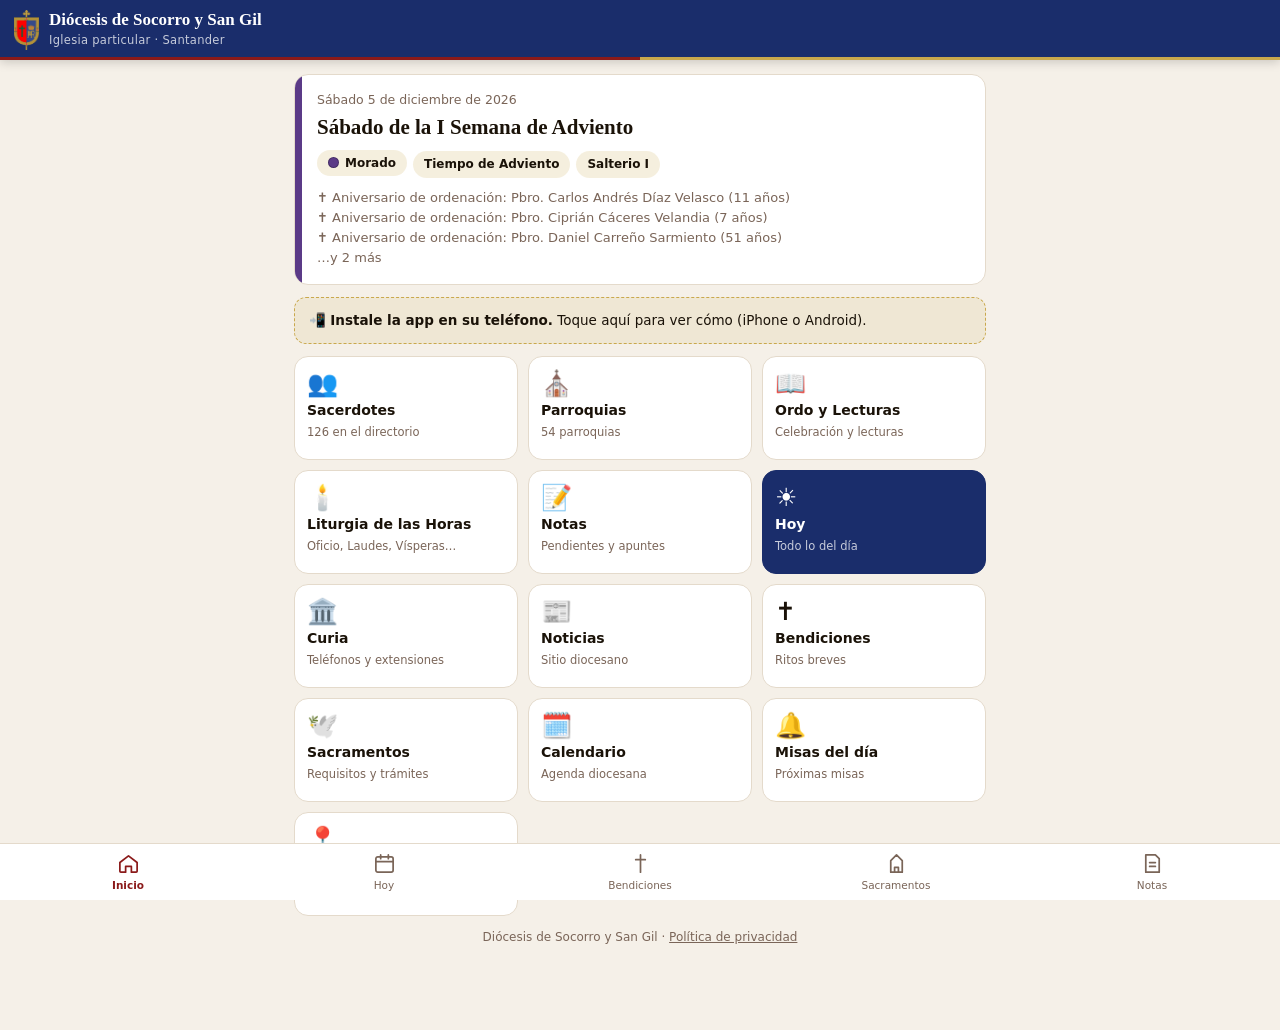
<file: index.html>
<!DOCTYPE html>
<html lang="es">
<head>
<meta charset="UTF-8">
<meta name="viewport" content="width=device-width,initial-scale=1,viewport-fit=cover">
<title>Diócesis de Socorro y San Gil</title>
<meta name="description" content="App oficial de la Diócesis de Socorro y San Gil: sacerdotes, parroquias, Ordo, misas, bendiciones y más.">
<meta name="theme-color" content="#1A2D6B">
<link rel="manifest" href="manifest.json">
<link rel="icon" type="image/png" href="icono-192.png">
<link rel="apple-touch-icon" href="apple-touch-icon.png">
<meta name="apple-mobile-web-app-capable" content="yes">
<meta name="mobile-web-app-capable" content="yes">
<meta name="apple-mobile-web-app-title" content="Diócesis SSG">
<meta name="apple-mobile-web-app-status-bar-style" content="black-translucent">
<link rel="stylesheet" href="estilos.css">
</head>
<body>

<header id="barra">
  <button id="btnAtras" aria-label="Atrás" hidden>
    <svg viewBox="0 0 24 24" width="24" height="24"><path d="M15 5l-7 7 7 7" fill="none" stroke="currentColor" stroke-width="2.4" stroke-linecap="round" stroke-linejoin="round"/></svg>
  </button>
  <img id="escudoBarra" src="escudo.png" alt="">
  <div class="titulos">
    <h1 id="titulo">Diócesis de Socorro y San Gil</h1>
    <p id="subtitulo">Iglesia particular · Santander</p>
  </div>
</header>

<main id="vista"></main>

<nav id="navInferior">
  <a href="#/" data-r="">
    <svg viewBox="0 0 24 24"><path d="M3 11l9-7 9 7v9a1 1 0 0 1-1 1h-5v-6h-6v6H4a1 1 0 0 1-1-1z"/></svg><span>Inicio</span></a>
  <a href="#/hoy" data-r="hoy">
    <svg viewBox="0 0 24 24"><rect x="3" y="5" width="18" height="16" rx="2"/><path d="M3 10h18M8 3v4M16 3v4"/></svg><span>Hoy</span></a>
  <a href="#/bendiciones" data-r="bendiciones">
    <svg viewBox="0 0 24 24"><path d="M12 3v18M7 8h10"/></svg><span>Bendiciones</span></a>
  <a href="#/sacramentos" data-r="sacramentos">
    <svg viewBox="0 0 24 24"><path d="M6 21V9l6-6 6 6v12zM10 21v-5h4v5"/></svg><span>Sacramentos</span></a>
  <a href="#/notas" data-r="notas">
    <svg viewBox="0 0 24 24"><path d="M5 3h10l4 4v14H5z"/><path d="M9 11h6M9 15h6"/></svg><span>Notas</span></a>
</nav>

<div id="modal" hidden><div class="hoja"><div id="modalCuerpo"></div></div></div>

<script src="datos.js"></script>
<script src="app.js"></script>
</body>
</html>
</file>
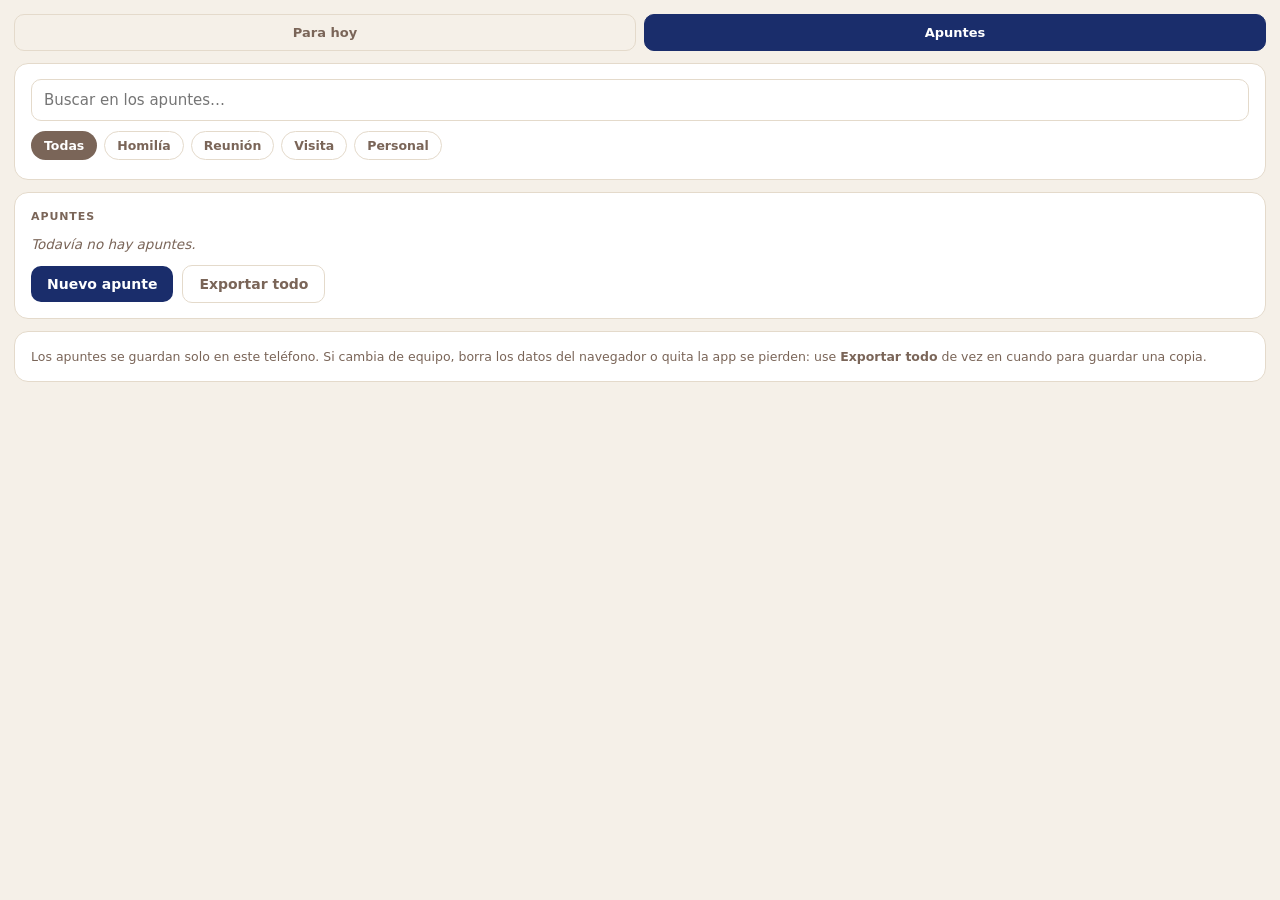
<file: notas.html>
<!DOCTYPE html><html lang="es"><head><meta charset="UTF-8">
<meta name="viewport" content="width=device-width,initial-scale=1">
<style>
:root{--rojo:#8B1A1A;--azul:#1A2D6B;--oro:#C9A84C;--fondo:#F5F0E8;--papel:#FFFFFF;
--texto:#1A1208;--suave:#7A6558;--linea:#E4DACB;--rubrica:#9B2226;
--fuente:'Segoe UI',system-ui,-apple-system,Roboto,sans-serif;}
@media (prefers-color-scheme: dark){:root{--fondo:#14110E;--papel:#1D1916;--texto:#EFE7DA;
--suave:#B3A491;--linea:#2E2822;--oro:#D9BC62;--rubrica:#E0736B;}}
*{box-sizing:border-box;-webkit-tap-highlight-color:transparent}
body{margin:0;-webkit-text-size-adjust:100%;background:var(--fondo);color:var(--texto);font-family:var(--fuente);
font-size:15px;line-height:1.55;padding:14px}
input,textarea,button{font-family:var(--fuente)}
.card{background:var(--papel);border:1px solid var(--linea);border-radius:14px;padding:15px 16px;margin-bottom:12px}
.eti{font-size:11px;text-transform:uppercase;letter-spacing:.9px;color:var(--suave);font-weight:700;margin-bottom:9px}
.tabs{display:flex;gap:8px;margin-bottom:12px}
.tabs button{flex:1;background:transparent;border:1px solid var(--linea);color:var(--suave);
border-radius:10px;padding:10px 6px;font-size:13px;font-weight:600}
.tabs button.on{background:var(--azul);border-color:var(--azul);color:#fff}
.nueva{display:flex;gap:8px;margin-bottom:6px}
.nueva input[type=text]{flex:1;min-width:0;border:1px solid var(--linea);border-radius:10px;background:var(--papel);
color:var(--texto);padding:11px 12px;font-size:15px}
.fbtn{position:relative;flex:none;width:48px;height:44px;border:1px solid var(--linea);border-radius:10px;
background:var(--papel);display:flex;align-items:center;justify-content:center;font-size:21px}
.fbtn.puesta{border-color:var(--oro);background:rgba(201,168,76,.22)}
.fbtn input[type=date]{position:absolute;left:0;top:0;width:100%;height:100%;opacity:0;border:0;padding:0;margin:0}
.muestraF{font-size:12.5px;color:var(--suave);margin:2px 0 0;min-height:17px}
.muestraF b{color:var(--texto)}
.muestraF button{background:none;border:0;color:var(--suave);font-size:13px;text-decoration:underline;padding:0 4px}
.nueva button.mas{background:var(--azul);color:#fff;border:0;border-radius:10px;width:46px;font-size:22px;flex:none}
ul.tareas{list-style:none;padding:0;margin:8px 0 0}
ul.tareas li{display:flex;align-items:flex-start;gap:11px;padding:11px 0;border-top:1px solid var(--linea)}
ul.tareas li .chk{width:24px;height:24px;border-radius:7px;border:2px solid var(--oro);flex:none;
display:flex;align-items:center;justify-content:center;font-size:14px;color:transparent;margin-top:1px}
ul.tareas li.hecha .chk{background:var(--oro);border-color:var(--oro);color:#1A1208}
ul.tareas li .txt{flex:1;font-size:14.5px;line-height:1.45;word-break:break-word}
ul.tareas li.hecha .txt{text-decoration:line-through;color:var(--suave)}
ul.tareas li .x{background:none;border:0;color:var(--suave);font-size:20px;padding:0 4px;flex:none}
.fechaT{font-size:11.5px;color:var(--suave);display:block;margin-top:2px}
.fechaT.vencida{color:var(--rubrica);font-weight:600}
.grupoT{font-size:11px;text-transform:uppercase;letter-spacing:.9px;color:var(--suave);font-weight:700;margin:16px 0 2px}
.vacio{color:var(--suave);font-style:italic;font-size:13.5px}
.bar{display:flex;gap:9px;margin-top:10px;align-items:center;flex-wrap:wrap}
button.b{background:var(--azul);color:#fff;border:0;border-radius:10px;padding:10px 16px;font-size:14px;font-weight:600}
button.b.sec{background:transparent;color:var(--suave);border:1px solid var(--linea)}
.est{font-size:12.5px;color:var(--suave)}
.buscar{width:100%;border:1px solid var(--linea);border-radius:10px;background:var(--papel);
color:var(--texto);padding:11px 12px;font-size:15px;margin-bottom:10px}
.chips{display:flex;gap:7px;flex-wrap:wrap;margin-bottom:4px}
.chip{border:1px solid var(--linea);background:transparent;color:var(--suave);border-radius:999px;
padding:6px 12px;font-size:12.5px;font-weight:600}
.chip.on{color:#fff;border-color:transparent;background:var(--suave)}
.nota{border-top:1px solid var(--linea);padding:13px 0;display:flex;gap:11px;align-items:flex-start}
.nota:first-of-type{border-top:0}
.nota .barra{width:4px;align-self:stretch;border-radius:3px;flex:none}
.nota .cont{flex:1;min-width:0}
.nota h3{margin:0;font-size:15px;font-weight:600;line-height:1.3}
.nota p{margin:3px 0 0;font-size:13px;color:var(--suave);
display:-webkit-box;-webkit-line-clamp:2;-webkit-box-orient:vertical;overflow:hidden}
.meta{font-size:11.5px;color:var(--suave);margin-top:5px}
.tag{display:inline-block;font-size:10.5px;font-weight:700;padding:2px 8px;border-radius:999px;
color:#fff;margin-right:6px;letter-spacing:.3px}
#editor{display:none}
.tit{width:100%;border:0;border-bottom:1px solid var(--linea);background:transparent;color:var(--texto);
padding:8px 2px;font-size:18px;font-weight:600;margin-bottom:8px}
.herr{display:flex;gap:6px;flex-wrap:wrap;padding:8px 0;border-bottom:1px solid var(--linea);margin-bottom:10px}
.herr button{background:transparent;border:1px solid var(--linea);color:var(--texto);border-radius:8px;
min-width:38px;height:36px;font-size:15px;padding:0 9px}
#cuerpo{min-height:250px;outline:none;font-size:15.5px;line-height:1.7;padding:4px 2px}
#cuerpo:empty:before{content:attr(data-ph);color:var(--suave)}
#cuerpo ul,#cuerpo ol{padding-left:22px}
#cuerpo h3{font-size:17px;margin:14px 0 4px}
.litur{font-size:12px;color:var(--suave);margin:8px 0 0}
</style></head><body>

<div class="tabs">
  <button id="tabT" onclick="verTab('tareas')">Para hoy</button>
  <button id="tabN" class="on" onclick="verTab('notas')">Apuntes</button>
</div>

<div id="paneTareas" style="display:none">
  <div class="card">
    <div class="eti">Cosas para hacer</div>
    <p style="margin:0 0 9px;font-size:12.5px;color:var(--suave)">Escriba la tarea y toque <strong>+</strong>. El 📅 es opcional: si le pone fecha, aparecerá en la sección Hoy ese día.</p>
    <div class="nueva">
      <input type="text" id="nuevaT" placeholder="Escriba una tarea…">
      <label class="fbtn" id="fbtn">📅<input type="date" id="nuevaF" onchange="cambioFecha()"></label>
      <button class="mas" onclick="agregar()">+</button>
    </div>
    <p class="muestraF" id="muestraF"></p>
    <ul class="tareas" id="listaT"></ul>
    <p class="vacio" id="vacioT" style="margin:12px 0 0">Todavía no hay tareas.</p>
    <div class="bar">
      <span class="est" id="contT"></span>
      <button class="b sec" onclick="limpiarHechas()">Quitar cumplidas</button>
    </div>
  </div>
</div>

<div id="paneNotas">
  <div class="card">
    <input class="buscar" id="buscar" type="text" placeholder="Buscar en los apuntes…" oninput="pintarNotas()">
    <div class="chips" id="filtros"></div>
  </div>
  <div class="card">
    <div class="eti" id="etiLista">Apuntes</div>
    <div id="listaN"></div>
    <p class="vacio" id="vacioN" style="margin:0">Todavía no hay apuntes.</p>
    <div class="bar">
      <button class="b" onclick="abrirEditor(null)">Nuevo apunte</button>
      <button class="b sec" onclick="exportarTodo()">Exportar todo</button>
    </div>
  </div>
  <div class="card">
    <p style="margin:0;font-size:12.5px;color:var(--suave)">
      Los apuntes se guardan solo en este teléfono. Si cambia de equipo, borra los datos del navegador o quita la app se pierden:
      use <strong>Exportar todo</strong> de vez en cuando para guardar una copia.
    </p>
  </div>
</div>

<div id="editor">
  <div class="card">
    <input class="tit" id="titulo" type="text" placeholder="Título del apunte">
    <div class="chips" id="etiquetas"></div>
    <p class="litur" id="litur"></p>
    <div class="herr">
      <button onclick="fmt('bold')"><b>B</b></button>
      <button onclick="fmt('italic')"><i>I</i></button>
      <button onclick="fmt('underline')"><u>U</u></button>
      <button onclick="fmt('formatBlock','&lt;h3&gt;')">H</button>
      <button onclick="fmt('insertUnorderedList')">&bull;</button>
      <button onclick="fmt('insertOrderedList')">1.</button>
      <button onclick="fmt('removeFormat')">&#10005;</button>
    </div>
    <div id="cuerpo" contenteditable="true" data-ph="Escriba aquí…"></div>
    <div class="bar">
      <button class="b" onclick="guardarNota()">Guardar</button>
      <button class="b sec" onclick="cerrarEditor()">Cancelar</button>
      <button class="b sec" onclick="compartirNota()">Compartir</button>
      <button class="b sec" onclick="borrarNota()">Eliminar</button>
      <span class="est" id="estN"></span>
    </div>
  </div>
</div>

<script>
var COLORES={'Homilía':'#8B1A1A','Reunión':'#1A2D6B','Visita':'#2E7D4F','Personal':'#7A4E9B'};
var ETIQ=['Homilía','Reunión','Visita','Personal'];
var MESES=['ene','feb','mar','abr','may','jun','jul','ago','sep','oct','nov','dic'];
var DIAS=['domingo','lunes','martes','miércoles','jueves','viernes','sábado'];

function leer(k){
  try{ if(window.Android && Android.leer) return Android.leer(k)||''; }catch(e){}
  try{ return localStorage.getItem(k)||''; }catch(e){ return ''; }
}
function escribir(k,v){
  try{ if(window.Android && Android.guardar){ Android.guardar(k,v); return; } }catch(e){}
  try{ localStorage.setItem(k,v); }catch(e){}
}
function compartir(txt){
  try{ if(window.Android && Android.compartir){ Android.compartir(txt); return true; } }catch(e){}
  try{ if(navigator.share){ navigator.share({text:txt}).catch(function(){}); return true; } }catch(e){}
  try{ if(navigator.clipboard){ navigator.clipboard.writeText(txt); alertaSuave('Copiado. Péguelo donde quiera guardarlo.'); return true; } }catch(e){}
  return false;
}
function diaLiturgico(){
  try{ if(window.Android && Android.diaLiturgico) return Android.diaLiturgico()||''; }catch(e){}
  try{ if(window.parent && window.parent.diaLiturgicoTexto) return window.parent.diaLiturgicoTexto()||''; }catch(e){}
  return '';
}
function alertaSuave(t){ var e=document.getElementById('estN'); if(e) e.textContent=t;
}
function hoyISO(){var d=new Date();return d.getFullYear()+'-'+String(d.getMonth()+1).padStart(2,'0')+'-'+String(d.getDate()).padStart(2,'0');}
function etiquetaFecha(f){
  if(!f) return '';
  var h=hoyISO(); if(f===h) return 'Hoy';
  var d=new Date(f+'T12:00:00'), hd=new Date(h+'T12:00:00');
  var dif=Math.round((d-hd)/86400000);
  if(dif===1) return 'Mañana';
  var txt=DIAS[d.getDay()]+' '+d.getDate()+' '+MESES[d.getMonth()];
  return dif<0 ? (txt+' · atrasada') : txt;
}
function fechaCorta(iso){ if(!iso) return ''; var d=new Date(iso);
  return d.getDate()+' '+MESES[d.getMonth()]+' '+d.getFullYear(); }

/* ---------- tareas ---------- */
var TAREAS=[];
try{ var raw=leer('tareas'); if(raw) TAREAS=JSON.parse(raw)||[]; }catch(e){ TAREAS=[]; }
function grabarT(){ escribir('tareas', JSON.stringify(TAREAS)); }
(function(){ var h=hoyISO(), n=TAREAS.length;
  TAREAS=TAREAS.filter(function(t){return !(t.ok && (t.dia||'') < h);});
  if(TAREAS.length!==n) grabarT(); })();
function cambioFecha(){
  var f=document.getElementById('nuevaF'), m=document.getElementById('muestraF');
  document.getElementById('fbtn').classList.toggle('puesta',!!f.value);
  m.innerHTML = f.value ? ('Para el <b>'+etiquetaFecha(f.value)+'</b> <button onclick="quitarFecha()">quitar</button>') : '';
}
function quitarFecha(){ document.getElementById('nuevaF').value=''; cambioFecha(); }
function alternar(i){ TAREAS[i].ok=!TAREAS[i].ok; grabarT(); pintarT(); }
function pintarT(){
  var ul=document.getElementById('listaT'); ul.innerHTML='';
  var h=hoyISO();
  var o=TAREAS.map(function(t,i){return {t:t,i:i};});
  o.sort(function(a,b){ if(a.t.ok!==b.t.ok) return a.t.ok?1:-1;
    var fa=a.t.dia||'9999-99-99', fb=b.t.dia||'9999-99-99'; return fa<fb?-1:fa>fb?1:0; });
  var grupo='';
  o.forEach(function(x){
    var t=x.t, i=x.i, g;
    if(t.ok) g='Cumplidas'; else if(!t.dia) g='Sin fecha';
    else if(t.dia<h) g='Atrasadas'; else if(t.dia===h) g='Hoy'; else g='Próximas';
    if(g!==grupo){ grupo=g; var gd=document.createElement('div'); gd.className='grupoT'; gd.textContent=g; ul.appendChild(gd); }
    var li=document.createElement('li'); if(t.ok) li.className='hecha';
    var chk=document.createElement('div'); chk.className='chk'; chk.textContent='✓'; chk.onclick=function(){alternar(i);};
    var tx=document.createElement('div'); tx.className='txt';
    tx.appendChild(document.createTextNode(t.t));
    if(t.dia){ var f=document.createElement('small');
      f.className='fechaT'+((!t.ok && t.dia<h)?' vencida':'');
      f.textContent='📅 '+etiquetaFecha(t.dia); tx.appendChild(f); }
    tx.onclick=function(){alternar(i);};
    var x2=document.createElement('button'); x2.className='x'; x2.textContent='×';
    x2.onclick=function(){ TAREAS.splice(i,1); grabarT(); pintarT(); };
    li.appendChild(chk); li.appendChild(tx); li.appendChild(x2); ul.appendChild(li);
  });
  var hechas=TAREAS.filter(function(t){return t.ok;}).length;
  document.getElementById('vacioT').style.display=TAREAS.length?'none':'';
  document.getElementById('contT').textContent=TAREAS.length?(hechas+' de '+TAREAS.length+' cumplidas'):'';
}
function agregar(){
  var c=document.getElementById('nuevaT'), f=document.getElementById('nuevaF');
  var v=c.value.trim(); if(!v) return;
  TAREAS.push({t:v,ok:false,dia:f.value||''});
  c.value=''; f.value=''; cambioFecha(); grabarT(); pintarT();
}
function limpiarHechas(){ TAREAS=TAREAS.filter(function(t){return !t.ok;}); grabarT(); pintarT(); }
document.getElementById('nuevaT').addEventListener('keydown',function(e){ if(e.key==='Enter') agregar(); });

/* ---------- notas ---------- */
var NOTAS=[];
try{ var r2=leer('notas_v2'); if(r2) NOTAS=JSON.parse(r2)||[]; }catch(e){ NOTAS=[]; }
function grabarN(){ escribir('notas_v2', JSON.stringify(NOTAS)); }
(function(){
  var viejo=leer('apuntes');
  if(viejo && viejo.trim() && !leer('migrado_apuntes')){
    NOTAS.push({id:Date.now(),tit:'Apunte anterior',cuerpo:viejo.replace(/\n/g,'<br>'),
      etiq:'Personal',creada:new Date().toISOString(),litur:''});
    escribir('migrado_apuntes','si'); grabarN();
  }
})();

var filtro='Todas', actual=null;
(function(){
  var f=document.getElementById('filtros');
  ['Todas'].concat(ETIQ).forEach(function(e){
    var b=document.createElement('button');
    b.className='chip'+(e==='Todas'?' on':''); b.dataset.e=e; b.textContent=e;
    if(COLORES[e]) b.dataset.color=COLORES[e];
    b.onclick=function(){ filtro=e;
      Array.prototype.forEach.call(f.children,function(c){
        var on=(c.dataset.e===e); c.classList.toggle('on',on);
        c.style.background = on ? (c.dataset.color||'var(--suave)') : 'transparent';
      });
      pintarNotas(); };
    f.appendChild(b);
  });
  var g=document.getElementById('etiquetas');
  ETIQ.forEach(function(e){
    var b=document.createElement('button');
    b.className='chip'; b.dataset.e=e; b.textContent=e;
    b.onclick=function(){
      Array.prototype.forEach.call(g.children,function(c){
        var on=(c===b); c.classList.toggle('on',on);
        c.style.background = on ? COLORES[c.dataset.e] : 'transparent';
      });
    };
    g.appendChild(b);
  });
})();

function soloTexto(html){ var d=document.createElement('div'); d.innerHTML=html||'';
  return (d.textContent||'').replace(/\s+/g,' ').trim(); }

function pintarNotas(){
  var q=(document.getElementById('buscar').value||'').toLowerCase();
  var cont=document.getElementById('listaN'); cont.innerHTML='';
  var lista=NOTAS.slice().sort(function(a,b){ return a.creada<b.creada?1:-1; })
    .filter(function(n){ return filtro==='Todas' || n.etiq===filtro; })
    .filter(function(n){ if(!q) return true;
      return (n.tit||'').toLowerCase().indexOf(q)>=0 || soloTexto(n.cuerpo).toLowerCase().indexOf(q)>=0; });
  document.getElementById('vacioN').style.display=lista.length?'none':'';
  document.getElementById('vacioN').textContent = NOTAS.length ? 'Ningún apunte coincide con la búsqueda.' : 'Todavía no hay apuntes.';
  document.getElementById('etiLista').textContent = 'Apuntes' + (lista.length?(' · '+lista.length):'');
  lista.forEach(function(n){
    var d=document.createElement('div'); d.className='nota';
    var col=COLORES[n.etiq]||'#E4DACB';
    var tag = n.etiq ? ('<span class="tag" style="background:'+col+'">'+n.etiq+'</span>') : '';
    d.innerHTML='<div class="barra" style="background:'+col+'"></div><div class="cont">'+
      '<h3></h3><p></p><div class="meta">'+tag+fechaCorta(n.creada)+(n.litur?(' · '+n.litur):'')+'</div></div>';
    d.querySelector('h3').textContent = n.tit||'(sin título)';
    d.querySelector('p').textContent = soloTexto(n.cuerpo).substring(0,140);
    d.onclick=function(){ abrirEditor(n.id); };
    cont.appendChild(d);
  });
}

function verTab(cual){
  var t=(cual==='tareas');
  document.getElementById('paneTareas').style.display=t?'block':'none';
  document.getElementById('paneNotas').style.display=t?'none':'block';
  document.getElementById('editor').style.display='none';
  document.getElementById('tabT').classList.toggle('on',t);
  document.getElementById('tabN').classList.toggle('on',!t);
  if(t) pintarT(); else pintarNotas();
}

function abrirEditor(id){
  actual = id ? NOTAS.filter(function(n){return n.id===id;})[0] : null;
  document.getElementById('paneNotas').style.display='none';
  document.getElementById('paneTareas').style.display='none';
  document.getElementById('editor').style.display='block';
  document.getElementById('titulo').value = actual ? (actual.tit||'') : '';
  document.getElementById('cuerpo').innerHTML = actual ? (actual.cuerpo||'') : '';
  document.getElementById('estN').textContent='';
  var lit = actual ? (actual.litur||'') : diaLiturgico();
  var el=document.getElementById('litur');
  el.textContent = lit ? ('📖 '+lit) : ''; el.dataset.v = lit;
  var g=document.getElementById('etiquetas');
  Array.prototype.forEach.call(g.children,function(c){
    var on = actual ? (c.dataset.e===actual.etiq) : false;
    c.classList.toggle('on',on);
    c.style.background = on ? COLORES[c.dataset.e] : 'transparent';
  });
  window.scrollTo(0,0);
}
function cerrarEditor(){
  document.getElementById('editor').style.display='none';
  document.getElementById('paneNotas').style.display='block';
  pintarNotas(); window.scrollTo(0,0);
}
function fmt(cmd,val){ document.execCommand(cmd,false,val||null); document.getElementById('cuerpo').focus(); }
function etiqSel(){
  var g=document.getElementById('etiquetas'), r='';
  Array.prototype.forEach.call(g.children,function(c){ if(c.classList.contains('on')) r=c.dataset.e; });
  return r;
}
function guardarNota(){
  var tit=document.getElementById('titulo').value.trim();
  var cuerpo=document.getElementById('cuerpo').innerHTML;
  if(!tit && !soloTexto(cuerpo)){ document.getElementById('estN').textContent='Escriba algo primero'; return; }
  if(!tit) tit = soloTexto(cuerpo).substring(0,40) || 'Sin título';
  if(actual){ actual.tit=tit; actual.cuerpo=cuerpo; actual.etiq=etiqSel(); }
  else NOTAS.push({id:Date.now(),tit:tit,cuerpo:cuerpo,etiq:etiqSel(),
      creada:new Date().toISOString(), litur:document.getElementById('litur').dataset.v||''});
  grabarN(); cerrarEditor();
}
function borrarNota(){
  if(!actual){ cerrarEditor(); return; }
  NOTAS=NOTAS.filter(function(n){return n.id!==actual.id;});
  grabarN(); cerrarEditor();
}
function textoPlano(n){
  var s=(n.tit||'(sin título)')+'\n';
  s+=fechaCorta(n.creada)+(n.etiq?(' · '+n.etiq):'')+(n.litur?(' · '+n.litur):'')+'\n\n';
  var d=document.createElement('div'); d.innerHTML=n.cuerpo||'';
  Array.prototype.forEach.call(d.querySelectorAll('li'),function(b){ b.textContent='• '+b.textContent+'\n'; });
  Array.prototype.forEach.call(d.querySelectorAll('br'),function(b){ b.parentNode.replaceChild(document.createTextNode('\n'),b); });
  Array.prototype.forEach.call(d.querySelectorAll('div,p,h3'),function(b){ b.appendChild(document.createTextNode('\n')); });
  s+=(d.textContent||'').replace(/\n{3,}/g,'\n\n').trim();
  return s;
}
function compartirNota(){
  var n = actual ? actual : {tit:document.getElementById('titulo').value.trim(),
    cuerpo:document.getElementById('cuerpo').innerHTML, etiq:etiqSel(),
    creada:new Date().toISOString(), litur:document.getElementById('litur').dataset.v||''};
  if(!compartir(textoPlano(n))) document.getElementById('estN').textContent='No se pudo compartir';
}
function exportarTodo(){
  if(!NOTAS.length) return;
  var s='APUNTES — Diócesis de Socorro y San Gil\n';
  s+='Copia generada el '+fechaCorta(new Date().toISOString())+'\n';
  s+='========================================\n\n';
  NOTAS.slice().sort(function(a,b){return a.creada<b.creada?1:-1;})
    .forEach(function(n){ s+=textoPlano(n)+'\n\n----------------------------------------\n\n'; });
  compartir(s);
}

pintarT(); pintarNotas(); cambioFecha();
</script>
</body></html>
</file>
<file: estilos.css>
:root{
  --rojo:#8B1A1A;--azul:#1A2D6B;--oro:#C9A84C;
  --fondo:#F5F0E8;--papel:#FFFFFF;--texto:#1A1208;--suave:#7A6558;--linea:#E4DACB;--rubrica:#9B2226;
  --fuente:-apple-system,BlinkMacSystemFont,'Segoe UI',system-ui,Roboto,sans-serif;
  --serif:Georgia,'Times New Roman',serif;
  --arriba:env(safe-area-inset-top,0px);--abajo:env(safe-area-inset-bottom,0px);
}
@media (prefers-color-scheme: dark){:root{
  --fondo:#14110E;--papel:#1D1916;--texto:#EFE7DA;--suave:#B3A491;--linea:#2E2822;--oro:#D9BC62;--rubrica:#E0736B;
}}
*{box-sizing:border-box;-webkit-tap-highlight-color:transparent}
html,body{margin:0;background:var(--fondo);color:var(--texto);font-family:var(--fuente);
  font-size:15px;line-height:1.55;-webkit-text-size-adjust:100%}
a{color:inherit}
button{font-family:var(--fuente);cursor:pointer}

/* ---------- barra superior ---------- */
#barra{position:sticky;top:0;z-index:20;display:flex;align-items:center;gap:10px;
  background:var(--azul);color:#fff;padding:calc(10px + var(--arriba)) 14px 10px;
  box-shadow:0 2px 10px rgba(0,0,0,.18)}
#barra::after{content:"";position:absolute;left:0;right:0;bottom:0;height:3px;
  background:linear-gradient(90deg,var(--rojo) 0 50%,var(--oro) 50% 100%)}
#btnAtras[hidden],#escudoBarra[hidden]{display:none}
#btnAtras{background:none;border:0;color:#fff;padding:4px;margin-left:-6px;display:flex}
#escudoBarra{height:40px;width:auto}
.titulos{min-width:0}
#titulo{margin:0;font:600 17px/1.2 var(--serif);white-space:nowrap;overflow:hidden;text-overflow:ellipsis}
#subtitulo{margin:1px 0 0;font-size:11.5px;opacity:.75;letter-spacing:.3px}

main{padding:14px 14px calc(84px + var(--abajo));max-width:720px;margin:0 auto}
main.marco{padding:0 0 calc(64px + var(--abajo));max-width:none}

/* ---------- barra inferior ---------- */
#navInferior{position:fixed;left:0;right:0;bottom:0;z-index:20;display:flex;
  background:var(--papel);border-top:1px solid var(--linea);padding-bottom:var(--abajo)}
#navInferior a{flex:1;display:flex;flex-direction:column;align-items:center;gap:2px;
  padding:8px 2px 7px;text-decoration:none;color:var(--suave);font-size:10.5px}
#navInferior svg{width:23px;height:23px;fill:none;stroke:currentColor;stroke-width:1.8;stroke-linecap:round;stroke-linejoin:round}
#navInferior a.on{color:var(--rojo);font-weight:700}
@media (prefers-color-scheme: dark){#navInferior a.on{color:var(--oro)}}

/* ---------- piezas comunes ---------- */
.card{background:var(--papel);border:1px solid var(--linea);border-radius:14px;padding:15px 16px;margin-bottom:12px}
.eti{font-size:11px;text-transform:uppercase;letter-spacing:.9px;color:var(--suave);font-weight:700;margin-bottom:9px}
.vacio{color:var(--suave);font-style:italic;font-size:13.5px;margin:0}
.nota{font-size:12.5px;color:var(--suave);border-top:1px solid var(--linea);padding-top:10px;margin-top:12px}
.btn{display:inline-flex;align-items:center;gap:6px;background:var(--azul);color:#fff;border:0;border-radius:10px;
  padding:9px 14px;font-size:13.5px;font-weight:600;margin:8px 6px 0 0;text-decoration:none}
.btn.rojo{background:var(--rojo)}
.btn.sec{background:transparent;color:var(--texto);border:1px solid var(--linea)}
.btn.ancho{display:flex;justify-content:center;width:100%;margin:8px 0 0;padding:13px}
.pill{display:inline-flex;align-items:center;gap:6px;font-size:12px;font-weight:600;
  background:rgba(201,168,76,.18);padding:4px 11px;border-radius:999px;margin:0 6px 6px 0}
.punto{width:11px;height:11px;border-radius:50%;border:1px solid rgba(0,0,0,.25);flex:none}
ul.lista{list-style:none;padding:0;margin:4px 0 0}
ul.lista li{padding:9px 0;border-top:1px solid var(--linea);font-size:14px;display:flex;gap:9px}
ul.lista li:first-child{border-top:0}
.buscar{width:100%;border:1px solid var(--linea);border-radius:12px;background:var(--papel);color:var(--texto);
  padding:12px 14px;font-size:16px;margin-bottom:12px;font-family:var(--fuente)}
.fila{display:flex;align-items:center;gap:12px;padding:12px 0;border-top:1px solid var(--linea);text-decoration:none;color:inherit}
.fila:first-of-type{border-top:0}
.fila .tx{flex:1;min-width:0}
.fila .tx b{display:block;font-size:14.5px;font-weight:600}
.fila .tx small{color:var(--suave);font-size:12.5px}
.fila .fl{color:var(--suave);font-size:18px}
.ico{width:36px;height:36px;border-radius:50%;background:rgba(26,45,107,.10);display:flex;
  align-items:center;justify-content:center;font-size:16px;flex:none}
@media (prefers-color-scheme: dark){.ico{background:rgba(217,188,98,.14)}}
.ext{background:rgba(201,168,76,.22);border-radius:8px;padding:5px 9px;font-size:12px;font-weight:700;white-space:nowrap}

/* ---------- inicio ---------- */
.ordoMini{position:relative;overflow:hidden;padding-left:22px;cursor:pointer}
.ordoMini .banda{position:absolute;left:0;top:0;bottom:0;width:7px}
.ordoMini .fecha{font-size:12.5px;color:var(--suave)}
.ordoMini .celeb{font:600 21px/1.25 var(--serif);margin:5px 0 9px}
.extra{font-size:13px;color:var(--suave);margin:4px 0 0}
.rejilla{display:grid;grid-template-columns:1fr 1fr;gap:10px;margin-bottom:12px}
@media (min-width:560px){.rejilla{grid-template-columns:1fr 1fr 1fr}}
.tarjeta{background:var(--papel);border:1px solid var(--linea);border-radius:14px;padding:14px 12px 13px;
  text-decoration:none;color:var(--texto);display:flex;flex-direction:column;gap:6px;min-height:104px}
.tarjeta .em{font-size:25px;line-height:1}
.tarjeta b{font-size:14px;font-weight:600;line-height:1.25}
.tarjeta small{font-size:11.5px;color:var(--suave);line-height:1.3}
.tarjeta.dest{background:var(--azul);border-color:var(--azul);color:#fff}
.tarjeta.dest small{color:rgba(255,255,255,.75)}
.aviso{background:rgba(201,168,76,.13);border:1px dashed var(--oro);border-radius:12px;padding:12px 14px;font-size:13.5px}
.aviso b{color:var(--texto)}

/* ---------- directorios ---------- */
.persona{display:flex;gap:12px;align-items:center;padding:12px 0;border-top:1px solid var(--linea);cursor:pointer}
.persona:first-child{border-top:0}
.avatar{width:42px;height:42px;border-radius:50%;background:var(--rojo);color:#fff;display:flex;align-items:center;
  justify-content:center;font:600 17px var(--serif);flex:none}
.avatar.az{background:var(--azul)}
.persona .tx{flex:1;min-width:0}
.persona .tx b{display:block;font-size:14.5px;font-weight:600}
.persona .tx small{color:var(--suave);font-size:12.5px}
.contador{font-size:12px;color:var(--suave);margin:-4px 2px 10px}
.dato{display:flex;gap:10px;padding:9px 0;border-top:1px solid var(--linea);font-size:14px}
.dato:first-of-type{border-top:0}
.dato span:first-child{flex:none;width:22px;text-align:center}
.dato div{white-space:pre-line;min-width:0;word-break:break-word}

/* ---------- ordo ---------- */
.navDia{display:flex;align-items:center;gap:8px;margin-bottom:12px}
.navDia button{background:var(--papel);border:1px solid var(--linea);color:var(--texto);border-radius:10px;
  padding:9px 13px;font-size:15px;font-weight:600}
.navDia .centro{flex:1;text-align:center;font-size:13.5px;font-weight:600}

/* ---------- horas ---------- */
.pestanas{display:flex;gap:6px;overflow-x:auto;padding:10px 12px;background:var(--papel);border-bottom:1px solid var(--linea);
  scrollbar-width:none}
.pestanas::-webkit-scrollbar{display:none}
.pestanas button{flex:none;background:transparent;border:1px solid var(--linea);color:var(--texto);border-radius:999px;
  padding:7px 13px;font-size:13px;font-weight:600}
.pestanas button.on{background:var(--rojo);border-color:var(--rojo);color:#fff}
.marcoWeb{display:block;width:100%;border:0;background:#fff}
.pieMarco{display:flex;justify-content:space-between;align-items:center;gap:8px;padding:8px 12px;font-size:12px;color:var(--suave);
  background:var(--papel);border-bottom:1px solid var(--linea)}
.pieMarco a{color:var(--azul);font-weight:600}
@media (prefers-color-scheme: dark){.pieMarco a{color:var(--oro)}}

/* ---------- acordeones (bendiciones / sacramentos) ---------- */
.acc{border-top:1px solid var(--linea)}
.acc:first-of-type{border-top:0}
.acc>button{width:100%;background:none;border:0;padding:14px 2px;text-align:left;font:600 15px/1.4 var(--serif);
  color:var(--texto);display:flex;justify-content:space-between;align-items:center;gap:10px}
.acc>button .fl{color:var(--oro);font-size:13px;transition:transform .2s}
.acc.abierto>button .fl{transform:rotate(90deg)}
.acc .cuerpo{display:none;padding:0 2px 16px}
.acc.abierto .cuerpo{display:block}
.rub,.sub{color:var(--rubrica);font-size:12.5px;font-style:italic;margin:14px 0 5px;font-weight:600;text-transform:uppercase;letter-spacing:.6px}
.orat{font-family:var(--serif);font-size:16px;line-height:1.8;white-space:pre-line;margin:0}
.cita{font-size:13.5px;color:var(--suave)}
.sello{display:inline-block;font-size:10.5px;font-weight:700;padding:3px 9px;border-radius:999px;
  background:rgba(26,45,107,.12);color:var(--azul);margin-bottom:8px;letter-spacing:.3px}
@media (prefers-color-scheme: dark){.sello{background:rgba(217,188,98,.18);color:var(--oro)}}
.sacr ul{margin:6px 0 0;padding-left:20px}
.sacr li{margin-bottom:6px;font-size:14px}
.sacr p{margin:0 0 8px;font-size:14px}

/* ---------- misas ---------- */
.hora{font-weight:700;font-size:15px;min-width:82px;color:var(--rojo)}
@media (prefers-color-scheme: dark){.hora{color:var(--oro)}}
.falta{font-size:11px;color:var(--suave);white-space:nowrap}

/* ---------- modal ---------- */
#modal{position:fixed;inset:0;z-index:50;background:rgba(10,8,5,.5);display:flex;align-items:flex-end;justify-content:center}
#modal[hidden]{display:none}
#modal .hoja{background:var(--papel);width:100%;max-width:560px;max-height:86vh;overflow:auto;border-radius:18px 18px 0 0;
  padding:18px 18px calc(18px + var(--abajo));animation:sube .22s ease-out}
@keyframes sube{from{transform:translateY(40px);opacity:.4}to{transform:none;opacity:1}}
#modal h2{margin:0 0 12px;font:600 19px/1.3 var(--serif)}
.opcion{display:block;width:100%;text-align:left;background:none;border:0;border-top:1px solid var(--linea);
  padding:12px 2px;font-size:14.5px;color:var(--texto)}
.opcion.on{color:var(--rojo);font-weight:700}

/* ---------- instalar ---------- */
.paso{display:flex;gap:12px;align-items:flex-start;padding:10px 0;border-top:1px solid var(--linea)}
.paso:first-of-type{border-top:0}
.paso .num{width:28px;height:28px;border-radius:50%;background:var(--azul);color:#fff;display:flex;align-items:center;
  justify-content:center;font-weight:700;font-size:13px;flex:none}
</file>
